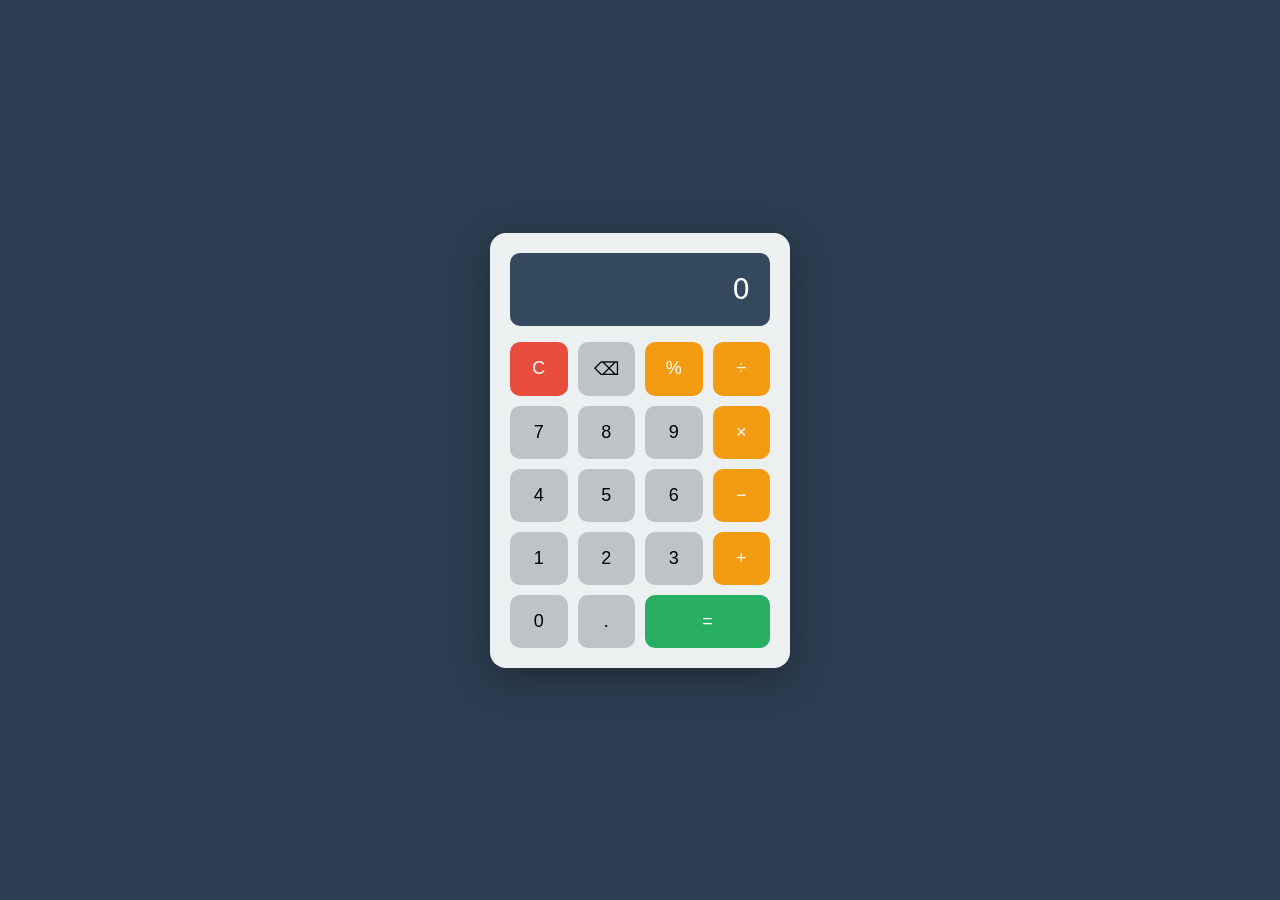
<file: app_templates/calculator.html>
<!DOCTYPE html>
<html>
<head>
<meta charset="UTF-8">
<style>
    * { margin: 0; padding: 0; box-sizing: border-box; }
    body { font-family: system-ui, sans-serif; background: #2c3e50; min-height: 100vh; display: flex; align-items: center; justify-content: center; }
    .calculator { background: #ecf0f1; border-radius: 16px; padding: 20px; width: 300px; box-shadow: 0 10px 40px rgba(0,0,0,0.3); }
    .display { background: #34495e; color: white; text-align: right; padding: 20px; border-radius: 10px; font-size: 28px; margin-bottom: 16px; min-height: 60px; overflow: hidden; word-wrap: break-word; }
    .buttons { display: grid; grid-template-columns: repeat(4, 1fr); gap: 10px; }
    button { padding: 16px; font-size: 18px; border: none; border-radius: 10px; cursor: pointer; background: #bdc3c7; transition: 0.1s; }
    button:active { transform: scale(0.95); }
    .op { background: #f39c12; color: white; }
    .eq { background: #27ae60; color: white; grid-column: span 2; }
    .clear { background: #e74c3c; color: white; }
</style>
</head>
<body>
<div class="calculator">
    <div class="display" id="display">0</div>
    <div class="buttons">
        <button class="clear" onclick="clearAll()">C</button>
        <button onclick="backspace()">⌫</button>
        <button class="op" onclick="append('%')">%</button>
        <button class="op" onclick="append('/')">÷</button>
        <button onclick="append('7')">7</button>
        <button onclick="append('8')">8</button>
        <button onclick="append('9')">9</button>
        <button class="op" onclick="append('*')">×</button>
        <button onclick="append('4')">4</button>
        <button onclick="append('5')">5</button>
        <button onclick="append('6')">6</button>
        <button class="op" onclick="append('-')">−</button>
        <button onclick="append('1')">1</button>
        <button onclick="append('2')">2</button>
        <button onclick="append('3')">3</button>
        <button class="op" onclick="append('+')">+</button>
        <button onclick="append('0')">0</button>
        <button onclick="append('.')">.</button>
        <button class="eq" onclick="calculate()">=</button>
    </div>
</div>
<script>
let expr = '';
const display = document.getElementById('display');
function append(v) {
    if (expr === '0' && /[0-9]/.test(v)) expr = '';
    expr += v;
    display.textContent = expr;
}
function clearAll() { expr = ''; display.textContent = '0'; }
function backspace() { expr = expr.slice(0, -1); display.textContent = expr || '0'; }
function calculate() {
    try {
        const result = Function('"use strict";return (' + expr.replace(/%/g, '/100') + ')')();
        expr = String(result);
        display.textContent = expr;
    } catch (e) {
        display.textContent = '错误';
        expr = '';
    }
}
</script>
</body>
</html>
</file>
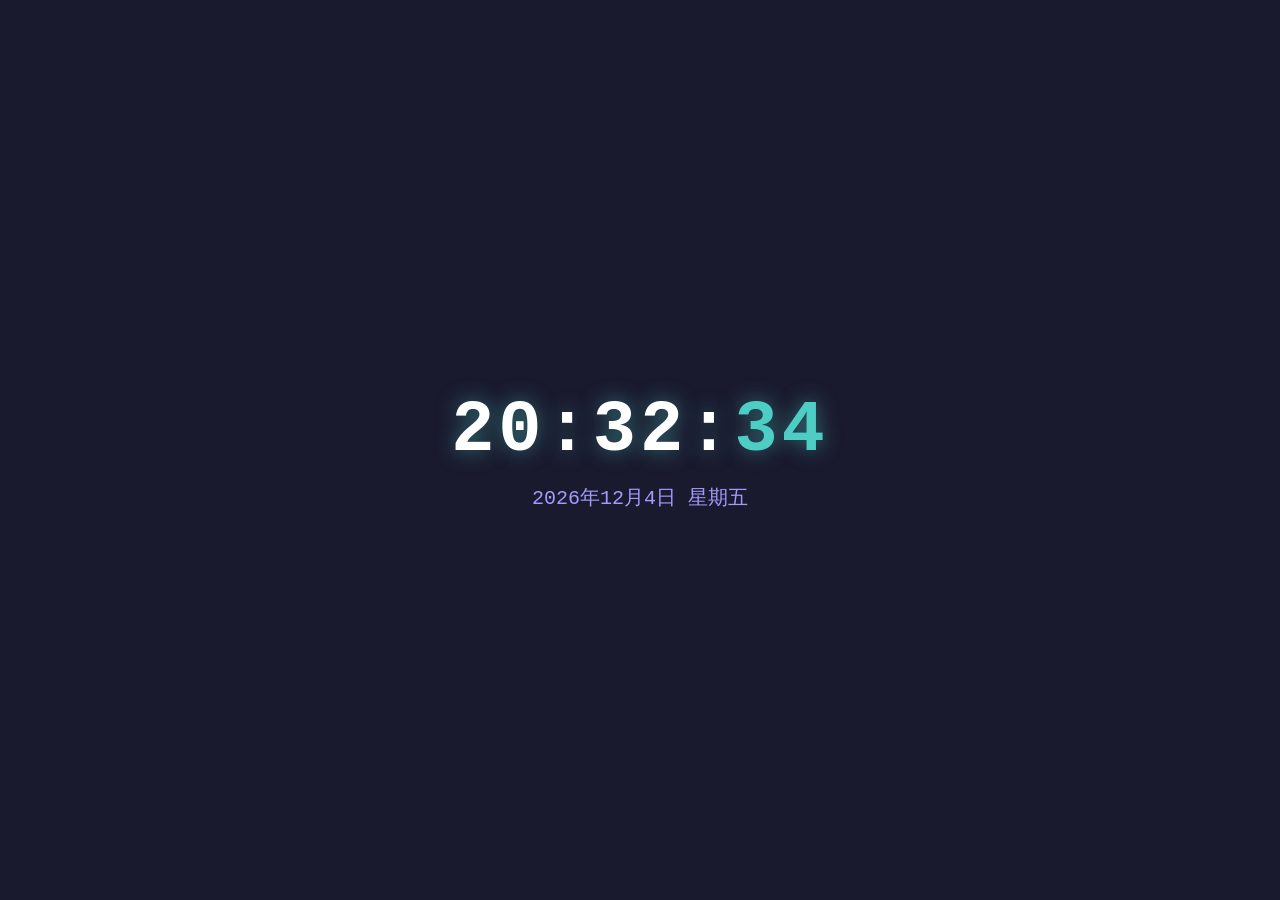
<file: app_templates/clock.html>
<!DOCTYPE html>
<html>
<head>
<meta charset="UTF-8">
<style>
    * { margin: 0; padding: 0; box-sizing: border-box; }
    body { font-family: 'Courier New', monospace; background: #1a1a2e; min-height: 100vh; display: flex; align-items: center; justify-content: center; color: white; }
    .clock-container { text-align: center; }
    .time { font-size: 72px; font-weight: bold; letter-spacing: 4px; text-shadow: 0 0 20px rgba(78, 205, 196, 0.5); }
    .date { font-size: 20px; color: #a29bfe; margin-top: 12px; }
    .second { color: #4ecdc4; }
</style>
</head>
<body>
<div class="clock-container">
    <div class="time" id="time">00:00:00</div>
    <div class="date" id="date">加载中...</div>
</div>
<script>
function updateClock() {
    const now = new Date();
    const h = String(now.getHours()).padStart(2, '0');
    const m = String(now.getMinutes()).padStart(2, '0');
    const s = String(now.getSeconds()).padStart(2, '0');
    document.getElementById('time').innerHTML = `${h}:${m}:<span class="second">${s}</span>`;
    const days = ['日', '一', '二', '三', '四', '五', '六'];
    document.getElementById('date').textContent =
        `${now.getFullYear()}年${now.getMonth() + 1}月${now.getDate()}日 星期${days[now.getDay()]}`;
}
updateClock();
setInterval(updateClock, 1000);
</script>
</body>
</html>
</file>
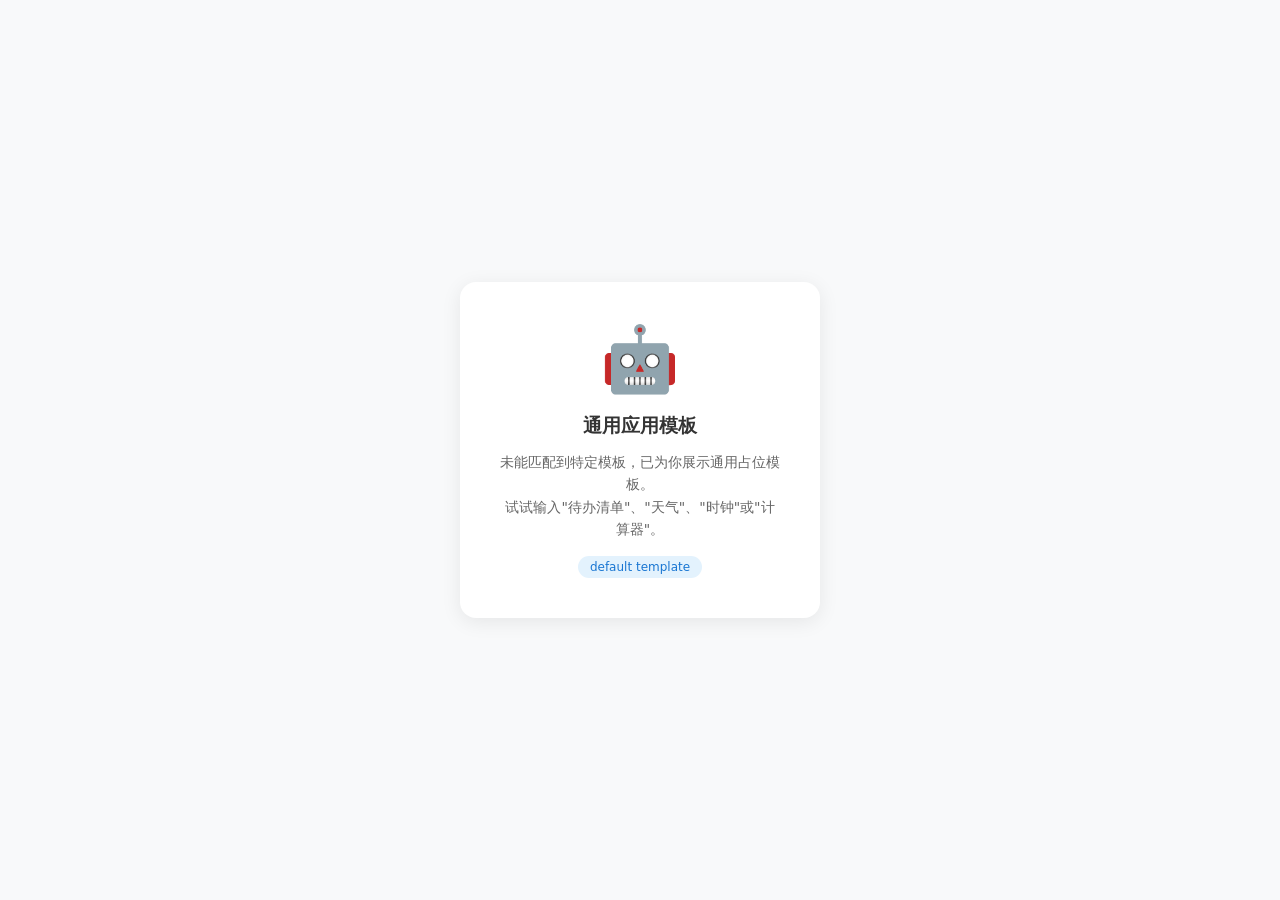
<file: app_templates/default.html>
<!DOCTYPE html>
<html>
<head>
<meta charset="UTF-8">
<style>
    * { margin: 0; padding: 0; box-sizing: border-box; }
    body { font-family: system-ui, sans-serif; background: #f8f9fa; min-height: 100vh; display: flex; align-items: center; justify-content: center; padding: 20px; }
    .card { background: white; border-radius: 16px; padding: 40px; text-align: center; box-shadow: 0 4px 20px rgba(0,0,0,0.08); max-width: 360px; }
    .icon { font-size: 64px; margin-bottom: 16px; }
    h3 { color: #333; margin-bottom: 12px; }
    p { color: #666; line-height: 1.6; font-size: 14px; }
    .tag { display: inline-block; margin-top: 16px; padding: 4px 12px; background: #e3f2fd; color: #1976d2; border-radius: 12px; font-size: 12px; }
</style>
</head>
<body>
<div class="card">
    <div class="icon">🤖</div>
    <h3>通用应用模板</h3>
    <p>未能匹配到特定模板，已为你展示通用占位模板。<br>试试输入"待办清单"、"天气"、"时钟"或"计算器"。</p>
    <span class="tag">default template</span>
</div>
</body>
</html>
</file>
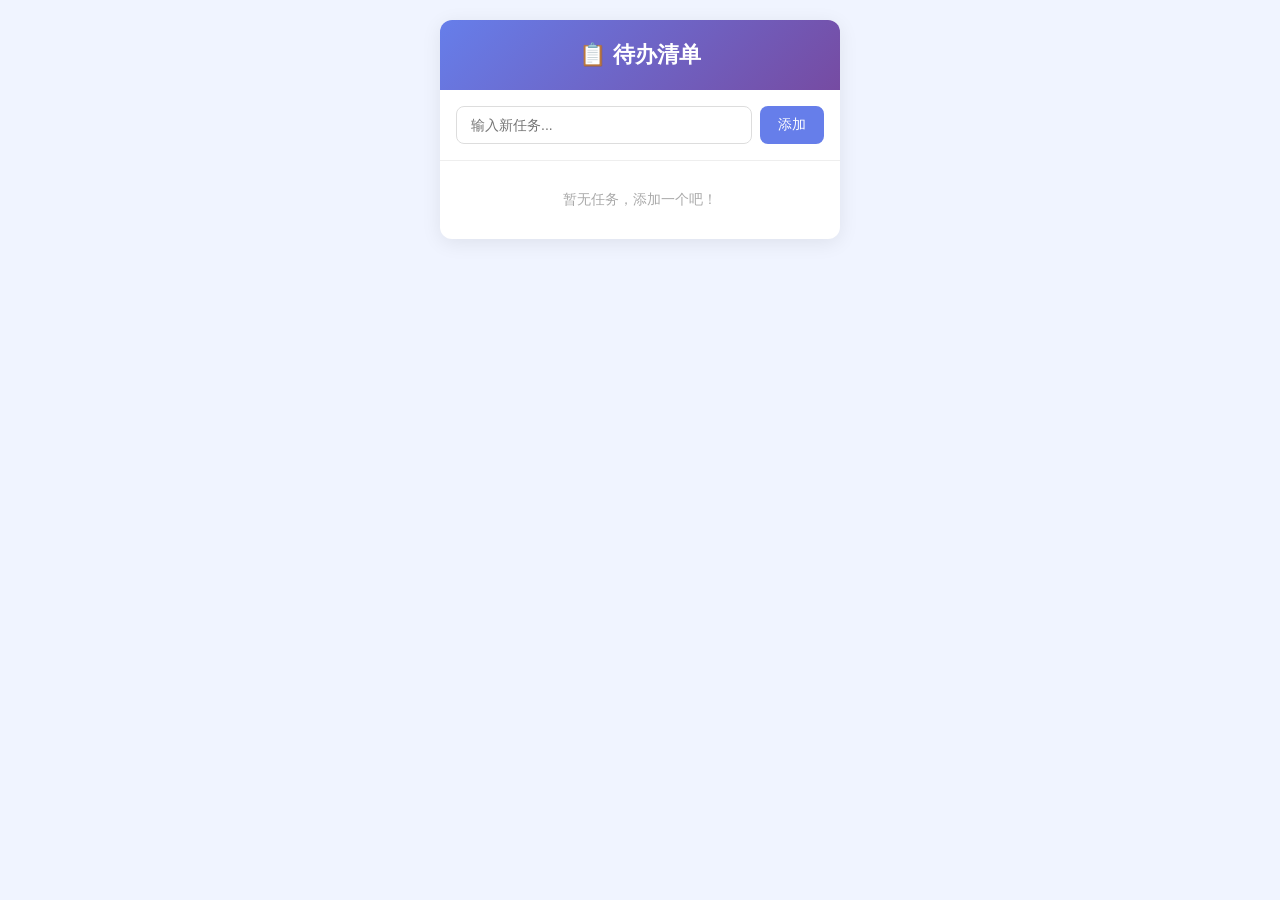
<file: app_templates/todo.html>
<!DOCTYPE html>
<html>
<head>
<meta charset="UTF-8">
<style>
    * { box-sizing: border-box; margin: 0; padding: 0; }
    body { font-family: system-ui, -apple-system, sans-serif; background: #f0f4ff; padding: 20px; }
    .container { max-width: 400px; margin: 0 auto; background: white; border-radius: 12px; box-shadow: 0 4px 20px rgba(0,0,0,0.08); overflow: hidden; }
    .header { background: linear-gradient(135deg, #667eea, #764ba2); color: white; padding: 20px; text-align: center; }
    .header h2 { font-size: 22px; }
    .input-row { display: flex; padding: 16px; gap: 8px; border-bottom: 1px solid #eee; }
    .input-row input { flex: 1; padding: 10px 14px; border: 1px solid #ddd; border-radius: 8px; font-size: 14px; }
    .input-row button { padding: 10px 18px; background: #667eea; color: white; border: none; border-radius: 8px; cursor: pointer; font-size: 14px; }
    .input-row button:hover { background: #5568d3; }
    ul { list-style: none; }
    li { display: flex; align-items: center; padding: 12px 16px; border-bottom: 1px solid #f0f0f0; gap: 10px; }
    li.done span { text-decoration: line-through; color: #aaa; }
    li input[type=checkbox] { width: 18px; height: 18px; cursor: pointer; }
    li span { flex: 1; font-size: 14px; }
    li .del { background: none; border: none; color: #ff6b6b; cursor: pointer; font-size: 18px; }
    .empty { text-align: center; color: #aaa; padding: 30px; font-size: 14px; }
</style>
</head>
<body>
<div class="container">
    <div class="header"><h2>📋 待办清单</h2></div>
    <div class="input-row">
        <input type="text" id="taskInput" placeholder="输入新任务..." />
        <button onclick="addTask()">添加</button>
    </div>
    <ul id="taskList"></ul>
</div>
<script>
let tasks = [];
function render() {
    const ul = document.getElementById('taskList');
    if (tasks.length === 0) {
        ul.innerHTML = '<div class="empty">暂无任务，添加一个吧！</div>';
        return;
    }
    ul.innerHTML = tasks.map((t, i) => `
        <li class="${t.done ? 'done' : ''}">
            <input type="checkbox" ${t.done ? 'checked' : ''} onchange="toggle(${i})">
            <span>${t.text}</span>
            <button class="del" onclick="remove(${i})">×</button>
        </li>
    `).join('');
}
function addTask() {
    const input = document.getElementById('taskInput');
    const text = input.value.trim();
    if (!text) return;
    tasks.push({ text, done: false });
    input.value = '';
    render();
}
function toggle(i) { tasks[i].done = !tasks[i].done; render(); }
function remove(i) { tasks.splice(i, 1); render(); }
document.getElementById('taskInput').addEventListener('keydown', e => {
    if (e.key === 'Enter') addTask();
});
render();
</script>
</body>
</html>
</file>
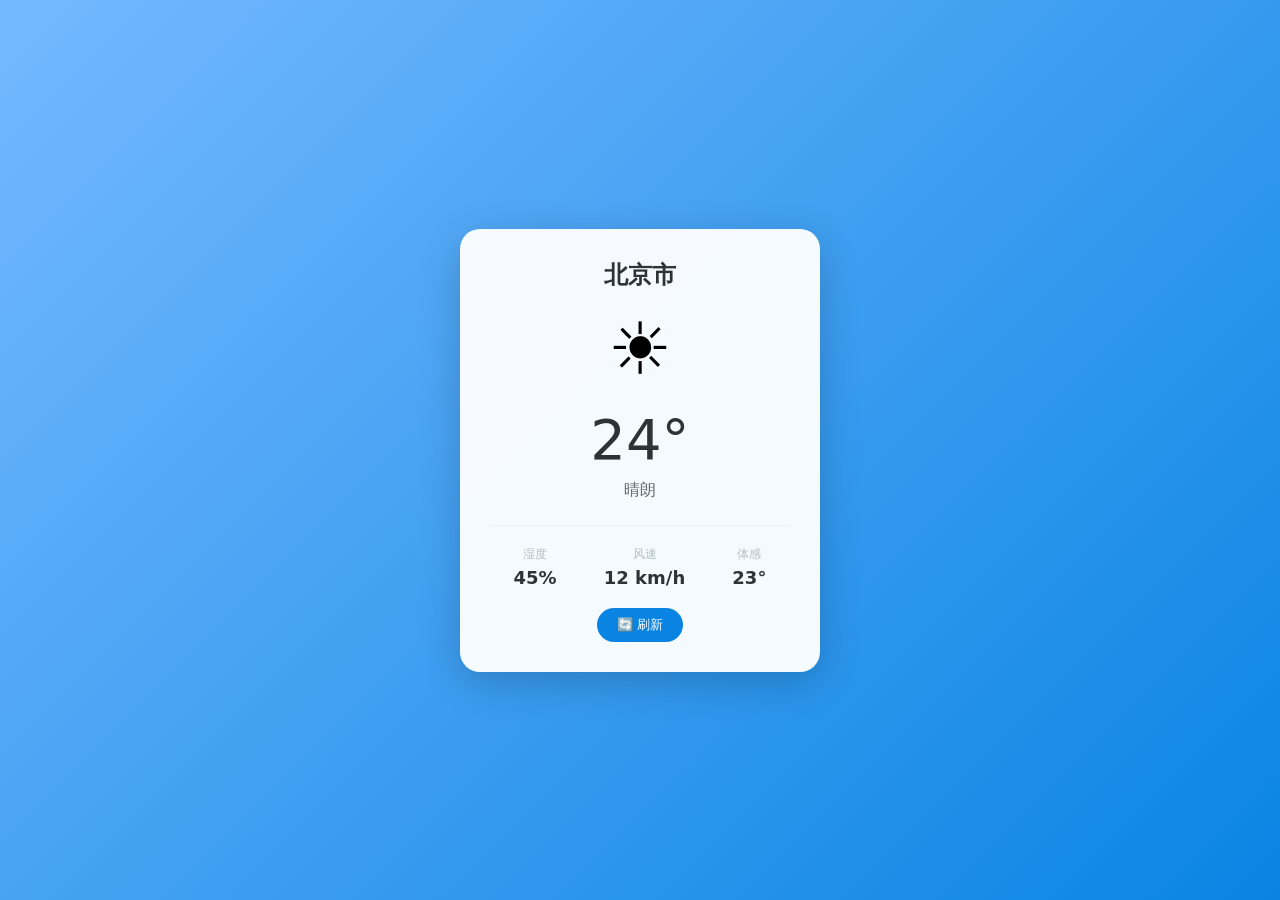
<file: app_templates/weather.html>
<!DOCTYPE html>
<html>
<head>
<meta charset="UTF-8">
<style>
    * { box-sizing: border-box; margin: 0; padding: 0; }
    body { font-family: system-ui, sans-serif; background: linear-gradient(135deg, #74b9ff, #0984e3); min-height: 100vh; display: flex; align-items: center; justify-content: center; padding: 20px; }
    .card { background: rgba(255,255,255,0.95); border-radius: 20px; padding: 30px; width: 100%; max-width: 360px; box-shadow: 0 10px 40px rgba(0,0,0,0.2); }
    .city { font-size: 24px; font-weight: 600; color: #2d3436; text-align: center; }
    .weather-icon { text-align: center; font-size: 72px; margin: 16px 0; }
    .temp { text-align: center; font-size: 56px; font-weight: 300; color: #2d3436; }
    .desc { text-align: center; color: #636e72; margin-top: 8px; font-size: 16px; }
    .details { display: flex; justify-content: space-around; margin-top: 24px; padding-top: 20px; border-top: 1px solid #eee; }
    .detail-item { text-align: center; }
    .detail-item .label { font-size: 12px; color: #b2bec3; }
    .detail-item .value { font-size: 18px; font-weight: 600; color: #2d3436; margin-top: 4px; }
    .refresh { display: block; margin: 20px auto 0; padding: 8px 20px; background: #0984e3; color: white; border: none; border-radius: 20px; cursor: pointer; }
</style>
</head>
<body>
<div class="card">
    <div class="city">北京市</div>
    <div class="weather-icon" id="icon">☀️</div>
    <div class="temp" id="temp">24°</div>
    <div class="desc" id="desc">晴朗</div>
    <div class="details">
        <div class="detail-item"><div class="label">湿度</div><div class="value" id="humidity">45%</div></div>
        <div class="detail-item"><div class="label">风速</div><div class="value" id="wind">12 km/h</div></div>
        <div class="detail-item"><div class="label">体感</div><div class="value" id="feels">23°</div></div>
    </div>
    <button class="refresh" onclick="refresh()">🔄 刷新</button>
</div>
<script>
const weathers = [
    { icon: '☀️', desc: '晴朗', temp: 24, humidity: 45, wind: 12, feels: 23 },
    { icon: '⛅', desc: '多云', temp: 21, humidity: 55, wind: 18, feels: 20 },
    { icon: '🌧️', desc: '小雨', temp: 18, humidity: 80, wind: 22, feels: 16 },
    { icon: '⛈️', desc: '雷阵雨', temp: 19, humidity: 85, wind: 30, feels: 17 },
    { icon: '❄️', desc: '小雪', temp: -2, humidity: 70, wind: 15, feels: -5 },
];
function refresh() {
    const w = weathers[Math.floor(Math.random() * weathers.length)];
    document.getElementById('icon').textContent = w.icon;
    document.getElementById('temp').textContent = w.temp + '°';
    document.getElementById('desc').textContent = w.desc;
    document.getElementById('humidity').textContent = w.humidity + '%';
    document.getElementById('wind').textContent = w.wind + ' km/h';
    document.getElementById('feels').textContent = w.feels + '°';
}
</script>
</body>
</html>
</file>
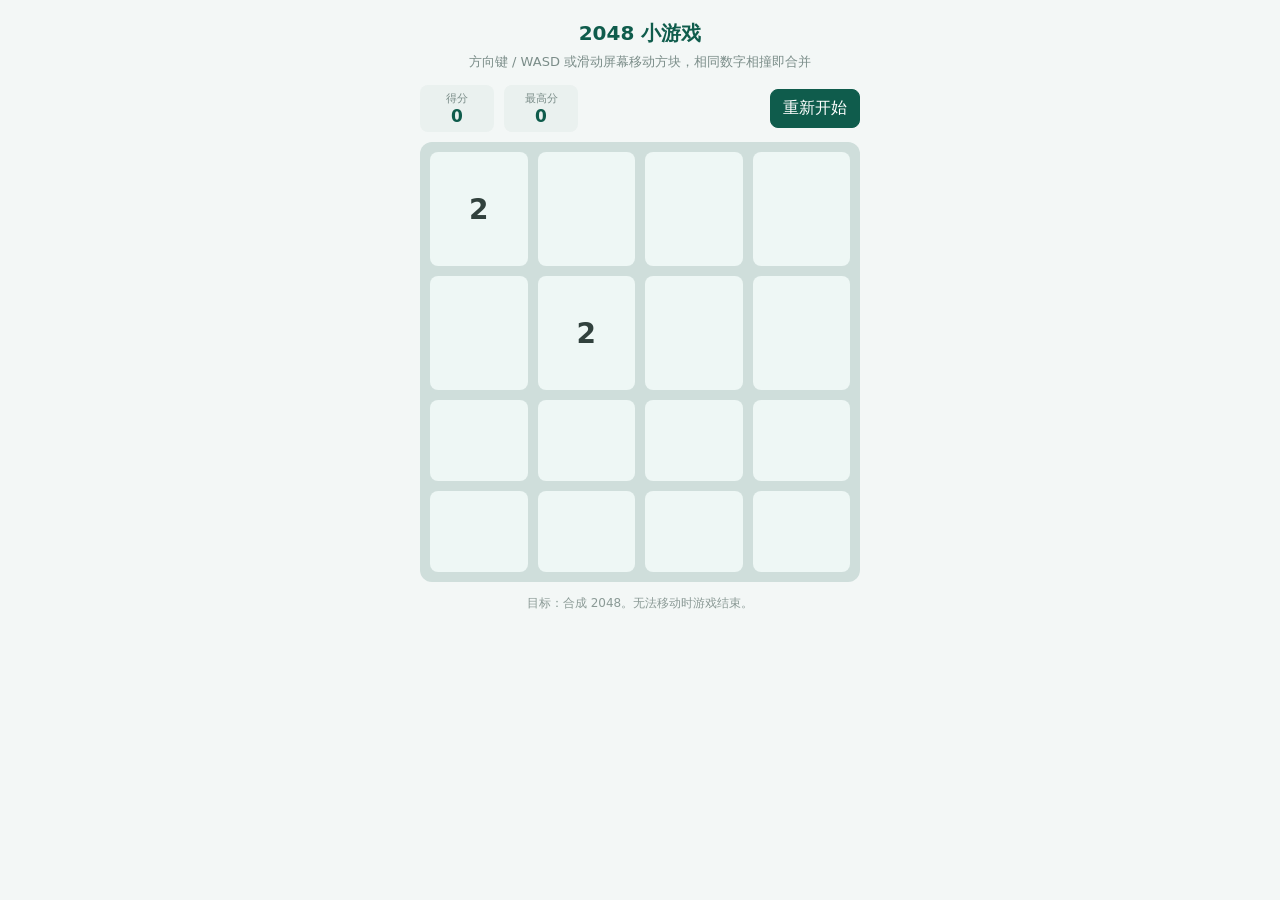
<file: app/frontend/src/templates/game2048.html>
<!DOCTYPE html>
<html lang="zh-CN">
<head>
<meta charset="UTF-8">
<meta name="viewport" content="width=device-width, initial-scale=1">
<title>2048 小游戏</title>
<style>
  *{box-sizing:border-box;margin:0;padding:0}
  body{font-family:system-ui,-apple-system,"Segoe UI",sans-serif;background:#f3f7f6;color:#31413d;min-height:100vh;display:flex;justify-content:center;padding:20px}
  .app{width:100%;max-width:440px;display:flex;flex-direction:column;align-items:center}
  h1{font-size:20px;font-weight:700;color:#0f5c4c}
  .sub{font-size:13px;color:#7b8d89;margin-top:6px;text-align:center}
  .top{display:flex;gap:10px;align-items:center;justify-content:space-between;width:100%;margin:14px 0 10px;flex-wrap:wrap}
  .scores{display:flex;gap:10px}
  .box{background:#eaf1ef;border-radius:8px;padding:6px 14px;text-align:center;min-width:74px}
  .box span{display:block;font-size:11px;color:#7b8d89}
  .box b{font-size:17px;color:#0f5c4c;font-variant-numeric:tabular-nums}
  button{font:inherit;border-radius:8px;border:1px solid #cfdedb;background:#fff;padding:8px 12px;cursor:pointer;color:#31413d}
  .primary{background:#0f5c4c;color:#fff;border-color:#0f5c4c}
  .primary:hover{background:#0c4a3d}
  .board{position:relative;display:grid;grid-template-columns:repeat(4,1fr);gap:10px;background:#cfdedb;border-radius:12px;padding:10px;width:100%;aspect-ratio:1;touch-action:none}
  .tile{display:flex;align-items:center;justify-content:center;border-radius:8px;font-weight:700;font-size:clamp(16px,5.5vw,28px);background:#eef7f5;color:#31413d;transition:transform .12s ease}
  .t2{background:#eef7f5}.t4{background:#dceee8}.t8{background:#a8d8c9;color:#0c3b31}
  .t16{background:#6fc0a8;color:#fff}.t32{background:#3f9e83;color:#fff}.t64{background:#0f5c4c;color:#fff}
  .t128{background:#0c4a3d;color:#fff}.t256{background:#0a3d32;color:#fff}.t512{background:#08322a;color:#fff}
  .t1024{background:#062821;color:#fff}.t2048{background:#04201a;color:#fff}
  .overlay{position:absolute;inset:0;display:flex;flex-direction:column;align-items:center;justify-content:center;gap:10px;background:rgba(243,247,246,.93);border-radius:12px;text-align:center;padding:20px}
  .overlay.hide{display:none}
  .overlay h2{font-size:18px;color:#0f5c4c}
  .overlay p{font-size:13px;color:#6b7d79;line-height:1.6}
  .help{margin-top:12px;font-size:12px;color:#8b9a96;text-align:center;line-height:1.6}
</style>
</head>
<body>
<div class="app">
  <h1>2048 小游戏</h1>
  <p class="sub">方向键 / WASD 或滑动屏幕移动方块，相同数字相撞即合并</p>

  <div class="top">
    <div class="scores">
      <div class="box"><span>得分</span><b id="score">0</b></div>
      <div class="box"><span>最高分</span><b id="best">0</b></div>
    </div>
    <button class="primary" id="new">重新开始</button>
  </div>

  <div class="board" id="board">
    <div class="overlay hide" id="overlay">
      <h2 id="ovTitle"></h2>
      <p id="ovText"></p>
      <button class="primary" id="ovBtn">再来一局</button>
    </div>
  </div>

  <p class="help">目标：合成 2048。无法移动时游戏结束。</p>
</div>

<script>
(function(){
  var SIZE=4;
  var grid,score=0,best=0,over=false,won=false;

  function emptyGrid(){
    var g=[];for(var r=0;r<SIZE;r++)g.push(new Array(SIZE).fill(0));
    return g;
  }

  function emptyCells(){
    var list=[];
    for(var r=0;r<SIZE;r++)for(var c=0;c<SIZE;c++)if(!grid[r][c])list.push({r:r,c:c});
    return list;
  }

  function addTile(){
    var cells=emptyCells();
    if(!cells.length)return;
    var pick=cells[Math.floor(Math.random()*cells.length)];
    grid[pick.r][pick.c]=Math.random()<0.9?2:4;
  }

  function render(){
    var board=document.getElementById('board');
    board.innerHTML='';
    for(var r=0;r<SIZE;r++){
      for(var c=0;c<SIZE;c++){
        var v=grid[r][c];
        var d=document.createElement('div');
        d.className='tile'+(v?' t'+v:'');
        d.textContent=v?v:'';
        board.appendChild(d);
      }
    }
    board.appendChild(document.getElementById('overlay'));
    document.getElementById('score').textContent=score;
    document.getElementById('best').textContent=best;
  }

  function slideRow(row){
    var vals=row.filter(function(v){return v!==0});
    var out=[],gained=0;
    for(var i=0;i<vals.length;i++){
      if(i+1<vals.length&&vals[i]===vals[i+1]){
        var merged=vals[i]*2;
        out.push(merged);
        gained+=merged;
        if(merged===2048&&!won){won=true}
        i++;
      } else {
        out.push(vals[i]);
      }
    }
    while(out.length<SIZE)out.push(0);
    return {row:out,gained:gained};
  }

  function move(dir){
    if(over)return;
    var before=JSON.stringify(grid);
    var gained=0;
    var r,c;
    for(var i=0;i<SIZE;i++){
      var line=[];
      for(var j=0;j<SIZE;j++){
        if(dir==='left'){r=i;c=j}
        else if(dir==='right'){r=i;c=SIZE-1-j}
        else if(dir==='up'){r=j;c=i}
        else {r=SIZE-1-j;c=i}
        line.push(grid[r][c]);
      }
      var res=slideRow(line);
      gained+=res.gained;
      for(var k=0;k<SIZE;k++){
        var rr,cc;
        if(dir==='left'){rr=i;cc=k}
        else if(dir==='right'){rr=i;cc=SIZE-1-k}
        else if(dir==='up'){rr=k;cc=i}
        else {rr=SIZE-1-k;cc=i}
        grid[rr][cc]=res.row[k];
      }
    }
    if(JSON.stringify(grid)===before)return;
    score+=gained;
    if(score>best)best=score;
    addTile();
    render();
    if(won&&!over){over=true;showOverlay('达成 2048！','你用 '+score+' 分合成了 2048，还能继续挑战更高分。','再来一局');return}
    if(!canMove()){over=true;showOverlay('游戏结束','没有可移动的方向了，最终得分 '+score+'。','再来一局')}
  }

  function canMove(){
    if(emptyCells().length)return true;
    for(var r=0;r<SIZE;r++)for(var c=0;c<SIZE;c++){
      var v=grid[r][c];
      if(c+1<SIZE&&grid[r][c+1]===v)return true;
      if(r+1<SIZE&&grid[r+1][c]===v)return true;
    }
    return false;
  }

  function showOverlay(title,text,btn){
    document.getElementById('ovTitle').textContent=title;
    document.getElementById('ovText').textContent=text;
    document.getElementById('ovBtn').textContent=btn;
    document.getElementById('overlay').classList.remove('hide');
    render();
  }

  function newGame(){
    grid=emptyGrid();score=0;over=false;won=false;
    addTile();addTile();
    document.getElementById('overlay').classList.add('hide');
    render();
  }

  document.addEventListener('keydown',function(e){
    var k=e.key.toLowerCase();
    if(k==='arrowleft'||k==='a'){move('left');e.preventDefault()}
    else if(k==='arrowright'||k==='d'){move('right');e.preventDefault()}
    else if(k==='arrowup'||k==='w'){move('up');e.preventDefault()}
    else if(k==='arrowdown'||k==='s'){move('down');e.preventDefault()}
  });

  var sx=0,sy=0,swiped=false;
  var board=document.getElementById('board');
  board.addEventListener('touchstart',function(e){
    var t=e.changedTouches[0];sx=t.clientX;sy=t.clientY;swiped=false;
  },{passive:true});
  board.addEventListener('touchmove',function(e){
    if(swiped)return;
    var t=e.changedTouches[0];
    var dx=t.clientX-sx,dy=t.clientY-sy;
    if(Math.abs(dx)<28&&Math.abs(dy)<28)return;
    swiped=true;
    if(Math.abs(dx)>Math.abs(dy))move(dx>0?'right':'left');
    else move(dy>0?'down':'up');
  },{passive:true});

  document.getElementById('new').addEventListener('click',newGame);
  document.getElementById('ovBtn').addEventListener('click',newGame);
  newGame();
})();
</script>
</body>
</html>
</file>
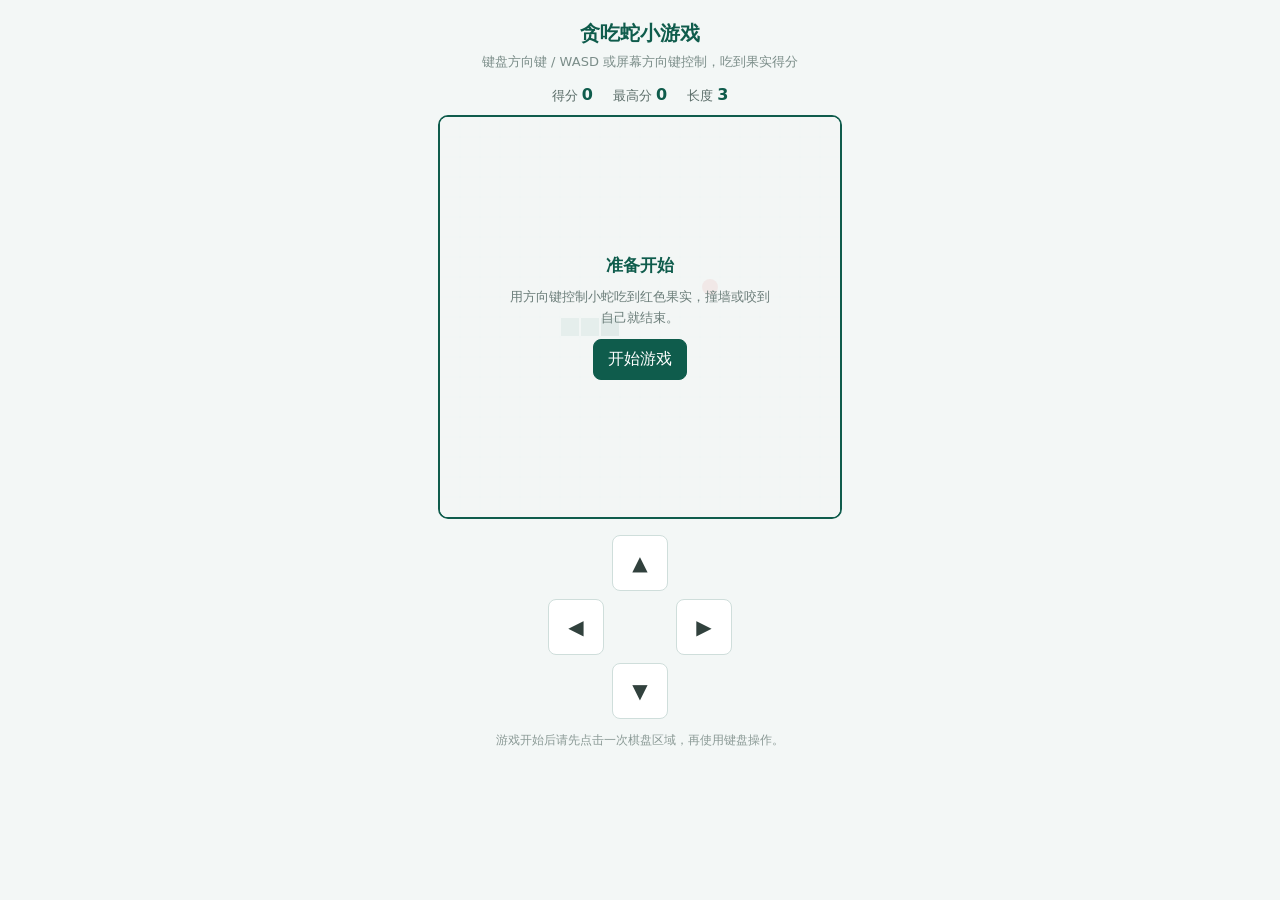
<file: app/frontend/src/templates/snake.html>
<!DOCTYPE html>
<html lang="zh-CN">
<head>
<meta charset="UTF-8">
<meta name="viewport" content="width=device-width, initial-scale=1">
<title>贪吃蛇小游戏</title>
<style>
  *{box-sizing:border-box;margin:0;padding:0}
  body{font-family:system-ui,-apple-system,"Segoe UI",sans-serif;background:#f3f7f6;color:#31413d;min-height:100vh;display:flex;justify-content:center;padding:20px}
  .app{width:100%;max-width:460px;display:flex;flex-direction:column;align-items:center}
  h1{font-size:20px;font-weight:700;color:#0f5c4c}
  .sub{font-size:13px;color:#7b8d89;margin-top:6px;text-align:center}
  .stats{display:flex;gap:20px;margin:14px 0 10px;font-size:13px;color:#5b6d69}
  .stats b{color:#0f5c4c;font-variant-numeric:tabular-nums;font-size:16px}
  .wrap{position:relative;border:2px solid #0f5c4c;border-radius:10px;overflow:hidden;background:#eef7f5}
  canvas{display:block;touch-action:none}
  .overlay{position:absolute;inset:0;display:flex;flex-direction:column;align-items:center;justify-content:center;gap:10px;background:rgba(243,247,246,.92);text-align:center;padding:20px}
  .overlay h2{font-size:17px;color:#0f5c4c}
  .overlay p{font-size:13px;color:#6b7d79;line-height:1.6;max-width:260px}
  .overlay.hide{display:none}
  button{font:inherit;border-radius:8px;border:1px solid #cfdedb;background:#fff;padding:9px 14px;cursor:pointer;color:#31413d}
  .primary{background:#0f5c4c;color:#fff;border-color:#0f5c4c}
  .primary:hover{background:#0c4a3d}
  .dpad{display:grid;grid-template-columns:repeat(3,56px);grid-template-rows:repeat(3,56px);gap:8px;margin-top:16px;justify-content:center}
  .dpad button{font-size:20px;padding:0;display:flex;align-items:center;justify-content:center}
  .dpad .sp{visibility:hidden}
  .help{margin-top:12px;font-size:12px;color:#8b9a96;text-align:center;line-height:1.6}
</style>
</head>
<body>
<div class="app">
  <h1>贪吃蛇小游戏</h1>
  <p class="sub">键盘方向键 / WASD 或屏幕方向键控制，吃到果实得分</p>

  <div class="stats">
    <span>得分 <b id="score">0</b></span>
    <span>最高分 <b id="best">0</b></span>
    <span>长度 <b id="len">3</b></span>
  </div>

  <div class="wrap">
    <canvas id="cv" width="400" height="400"></canvas>
    <div class="overlay" id="overlay">
      <h2 id="ovTitle">准备开始</h2>
      <p id="ovText">用方向键控制小蛇吃到红色果实，撞墙或咬到自己就结束。</p>
      <button class="primary" id="ovBtn">开始游戏</button>
    </div>
  </div>

  <div class="dpad">
    <span class="sp"></span><button data-dir="up">▲</button><span class="sp"></span>
    <button data-dir="left">◀</button><span class="sp"></span><button data-dir="right">▶</button>
    <span class="sp"></span><button data-dir="down">▼</button><span class="sp"></span>
  </div>

  <p class="help">游戏开始后请先点击一次棋盘区域，再使用键盘操作。</p>
</div>

<script>
(function(){
  var GRID=20,CELL=20;
  var canvas=document.getElementById('cv');
  var ctx=canvas.getContext('2d');
  var snake,dir,nextDir,food,score,best=0,alive,running,timer;

  function reset(){
    snake=[{x:8,y:10},{x:7,y:10},{x:6,y:10}];
    dir={x:1,y:0};nextDir={x:1,y:0};
    score=0;alive=true;
    placeFood();
    updateStats();
  }

  function placeFood(){
    var free=[];
    for(var x=0;x<GRID;x++)for(var y=0;y<GRID;y++){
      var hit=false;
      for(var i=0;i<snake.length;i++)if(snake[i].x===x&&snake[i].y===y){hit=true;break}
      if(!hit)free.push({x:x,y:y});
    }
    food=free.length?free[Math.floor(Math.random()*free.length)]:{x:0,y:0};
  }

  function updateStats(){
    document.getElementById('score').textContent=score;
    document.getElementById('best').textContent=best;
    document.getElementById('len').textContent=snake.length;
  }

  function draw(){
    ctx.fillStyle='#eef7f5';
    ctx.fillRect(0,0,canvas.width,canvas.height);
    ctx.strokeStyle='rgba(15,92,76,.07)';
    for(var i=1;i<GRID;i++){
      ctx.beginPath();ctx.moveTo(i*CELL,0);ctx.lineTo(i*CELL,canvas.height);ctx.stroke();
      ctx.beginPath();ctx.moveTo(0,i*CELL);ctx.lineTo(canvas.width,i*CELL);ctx.stroke();
    }
    ctx.fillStyle='#d64545';
    ctx.beginPath();
    ctx.arc(food.x*CELL+CELL/2,food.y*CELL+CELL/2,CELL/2-2,0,Math.PI*2);
    ctx.fill();
    for(var k=0;k<snake.length;k++){
      var s=snake[k];
      ctx.fillStyle=k===0?'#0f5c4c':'#3f8f7c';
      ctx.fillRect(s.x*CELL+1,s.y*CELL+1,CELL-2,CELL-2);
    }
  }

  function step(){
    dir=nextDir;
    var head={x:snake[0].x+dir.x,y:snake[0].y+dir.y};
    if(head.x<0||head.y<0||head.x>=GRID||head.y>=GRID){gameOver('撞到墙了');return}
    for(var i=0;i<snake.length-1;i++)if(snake[i].x===head.x&&snake[i].y===head.y){gameOver('咬到自己了');return}
    snake.unshift(head);
    if(head.x===food.x&&head.y===food.y){
      score+=10;
      if(score>best)best=score;
      placeFood();
    } else {
      snake.pop();
    }
    updateStats();
    draw();
  }

  function gameOver(reason){
    alive=false;running=false;
    if(timer)clearInterval(timer);
    showOverlay('游戏结束','很可惜，'+reason+'。得分 '+score+'，长度 '+snake.length+'。','再来一局');
    draw();
  }

  function showOverlay(title,text,btn){
    document.getElementById('ovTitle').textContent=title;
    document.getElementById('ovText').textContent=text;
    document.getElementById('ovBtn').textContent=btn;
    document.getElementById('overlay').classList.remove('hide');
  }

  function hideOverlay(){document.getElementById('overlay').classList.add('hide')}

  function start(){
    reset();hideOverlay();
    running=true;
    draw();
    if(timer)clearInterval(timer);
    timer=setInterval(step,120);
  }

  function turn(d){
    var map={up:{x:0,y:-1},down:{x:0,y:1},left:{x:-1,y:0},right:{x:1,y:0}};
    var nd=map[d];
    if(!nd)return;
    if(nd.x===-dir.x&&nd.y===-dir.y)return;
    nextDir=nd;
  }

  document.addEventListener('keydown',function(e){
    var k=e.key.toLowerCase();
    if(k==='arrowup'||k==='w'){turn('up');e.preventDefault()}
    else if(k==='arrowdown'||k==='s'){turn('down');e.preventDefault()}
    else if(k==='arrowleft'||k==='a'){turn('left');e.preventDefault()}
    else if(k==='arrowright'||k==='d'){turn('right');e.preventDefault()}
    else if(k===' '&&!running){start();e.preventDefault()}
  });

  document.querySelector('.dpad').addEventListener('click',function(e){
    var btn=e.target.closest('button[data-dir]');
    if(btn)turn(btn.dataset.dir);
  });

  var startX=0,startY=0;
  canvas.addEventListener('touchstart',function(e){
    var t=e.changedTouches[0];startX=t.clientX;startY=t.clientY;
  },{passive:true});
  canvas.addEventListener('touchend',function(e){
    var t=e.changedTouches[0];
    var dx=t.clientX-startX,dy=t.clientY-startY;
    if(Math.abs(dx)<20&&Math.abs(dy)<20)return;
    if(Math.abs(dx)>Math.abs(dy))turn(dx>0?'right':'left');
    else turn(dy>0?'down':'up');
  },{passive:true});

  document.getElementById('ovBtn').addEventListener('click',start);
  reset();draw();
})();
</script>
</body>
</html>
</file>
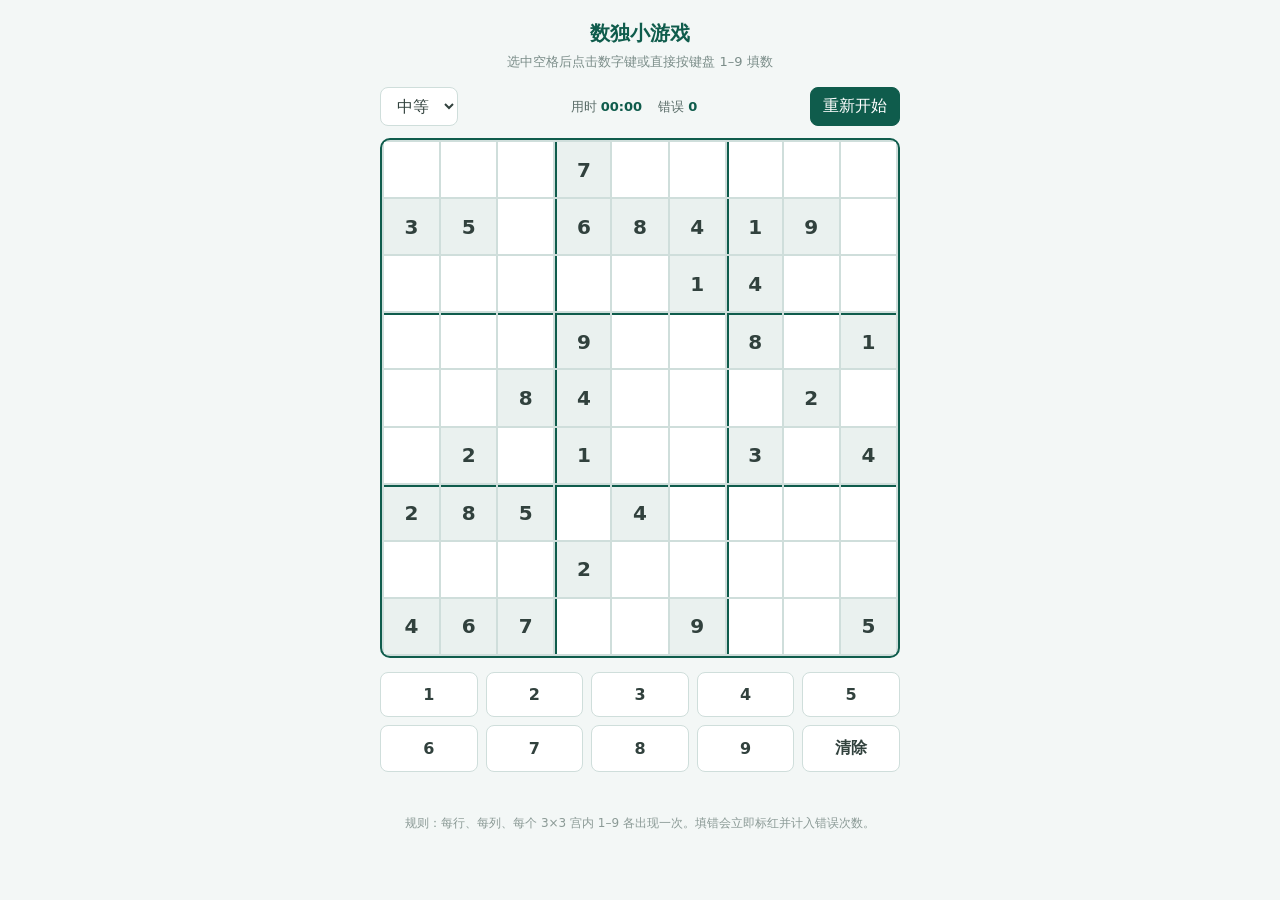
<file: app/frontend/src/templates/sudoku.html>
<!DOCTYPE html>
<html lang="zh-CN">
<head>
<meta charset="UTF-8">
<meta name="viewport" content="width=device-width, initial-scale=1">
<title>数独小游戏</title>
<style>
  *{box-sizing:border-box;margin:0;padding:0}
  body{font-family:system-ui,-apple-system,"Segoe UI",sans-serif;background:#f3f7f6;color:#31413d;min-height:100vh;display:flex;justify-content:center;padding:20px}
  .app{width:100%;max-width:520px}
  h1{font-size:20px;font-weight:700;color:#0f5c4c;text-align:center}
  .sub{font-size:13px;color:#7b8d89;text-align:center;margin-top:6px}
  .bar{display:flex;gap:8px;align-items:center;justify-content:space-between;margin:16px 0 12px;flex-wrap:wrap}
  select,button{font:inherit;border-radius:8px;border:1px solid #cfdedb;background:#fff;padding:8px 12px;cursor:pointer;color:#31413d}
  button:hover{border-color:#0f5c4c;color:#0f5c4c}
  .primary{background:#0f5c4c;color:#fff;border-color:#0f5c4c}
  .primary:hover{background:#0c4a3d;color:#fff}
  .stats{display:flex;gap:16px;font-size:13px;color:#5b6d69}
  .stats b{color:#0f5c4c;font-variant-numeric:tabular-nums}
  .board{display:grid;grid-template-columns:repeat(9,1fr);gap:2px;background:#cfdedb;border:2px solid #0f5c4c;border-radius:10px;padding:2px;overflow:hidden}
  .cell{aspect-ratio:1;display:flex;align-items:center;justify-content:center;background:#fff;font-size:clamp(14px,4.2vw,20px);font-weight:600;cursor:pointer;user-select:none;transition:background .15s ease}
  .cell.bt{border-top:2px solid #0f5c4c}
  .cell.bl{border-left:2px solid #0f5c4c}
  .cell.given{background:#eaf1ef;color:#31413d;cursor:default}
  .cell.sel{background:#cfe8e2}
  .cell.peer{background:#eef7f5}
  .cell.err{color:#c0392b;background:#fdeceb}
  .pad{display:grid;grid-template-columns:repeat(5,1fr);gap:8px;margin-top:14px}
  .pad button{padding:12px 0;font-weight:600}
  .msg{margin-top:12px;min-height:20px;text-align:center;font-size:14px;font-weight:600}
  .msg.ok{color:#0f5c4c}.msg.bad{color:#c0392b}
  .help{margin-top:10px;font-size:12px;color:#8b9a96;text-align:center;line-height:1.6}
</style>
</head>
<body>
<div class="app">
  <h1>数独小游戏</h1>
  <p class="sub">选中空格后点击数字键或直接按键盘 1–9 填数</p>

  <div class="bar">
    <select id="level">
      <option value="easy">简单</option>
      <option value="medium" selected>中等</option>
      <option value="hard">困难</option>
    </select>
    <div class="stats">
      <span>用时 <b id="timer">00:00</b></span>
      <span>错误 <b id="mistakes">0</b></span>
    </div>
    <button id="new" class="primary">重新开始</button>
  </div>

  <div class="board" id="board"></div>

  <div class="pad" id="pad">
    <button data-n="1">1</button><button data-n="2">2</button><button data-n="3">3</button>
    <button data-n="4">4</button><button data-n="5">5</button>
    <button data-n="6">6</button><button data-n="7">7</button><button data-n="8">8</button>
    <button data-n="9">9</button><button data-n="0">清除</button>
  </div>

  <div class="msg" id="msg"></div>
  <p class="help">规则：每行、每列、每个 3×3 宫内 1–9 各出现一次。填错会立即标红并计入错误次数。</p>
</div>

<script>
(function(){
  var LEVELS={easy:38,medium:30,hard:24};
  var solution=[],puzzle=[],current=[],given=[];
  var selected=null,mistakes=0,seconds=0,timerId=null,done=false;

  function shuffle(a){for(var i=a.length-1;i>0;i--){var j=Math.floor(Math.random()*(i+1));var t=a[i];a[i]=a[j];a[j]=t}return a}

  function canPlace(b,r,c,v){
    for(var i=0;i<9;i++){if(b[r][i]===v||b[i][c]===v)return false}
    var br=Math.floor(r/3)*3,bc=Math.floor(c/3)*3;
    for(var x=0;x<3;x++)for(var y=0;y<3;y++)if(b[br+x][bc+y]===v)return false;
    return true;
  }

  function fill(b,pos){
    if(pos===81)return true;
    var r=Math.floor(pos/9),c=pos%9;
    var nums=shuffle([1,2,3,4,5,6,7,8,9]);
    for(var i=0;i<nums.length;i++){
      if(canPlace(b,r,c,nums[i])){
        b[r][c]=nums[i];
        if(fill(b,pos+1))return true;
        b[r][c]=0;
      }
    }
    return false;
  }

  function generate(level){
    var b=[];for(var r=0;r<9;r++){b.push(new Array(9).fill(0))}
    fill(b,0);
    solution=b.map(function(row){return row.slice()});
    var keep=LEVELS[level]||30;
    var cells=[];for(var i=0;i<81;i++)cells.push(i);
    shuffle(cells);
    var p=b.map(function(row){return row.slice()});
    for(var k=0;k<81-keep;k++){var idx=cells[k];p[Math.floor(idx/9)][idx%9]=0}
    return p;
  }

  function sameRowColBox(a,b){return a.r===b.r||a.c===b.c||(Math.floor(a.r/3)===Math.floor(b.r/3)&&Math.floor(a.c/3)===Math.floor(b.c/3))}

  function render(){
    var board=document.getElementById('board');
    board.innerHTML='';
    var sel=selected?{r:selected.r,c:selected.c}:null;
    for(var r=0;r<9;r++){
      for(var c=0;c<9;c++){
        var d=document.createElement('div');
        var v=current[r][c];
        var cls='cell';
        if(r%3===0&&r!==0)cls+=' bt';
        if(c%3===0&&c!==0)cls+=' bl';
        if(given[r][c])cls+=' given';
        if(sel&&sel.r===r&&sel.c===c)cls+=' sel';
        else if(sel&&sameRowColBox({r:r,c:c},sel))cls+=' peer';
        if(v&&!given[r][c]&&v!==solution[r][c])cls+=' err';
        d.className=cls;
        d.textContent=v?v:'';
        d.dataset.r=r;d.dataset.c=c;
        board.appendChild(d);
      }
    }
  }

  function setMsg(text,type){
    var el=document.getElementById('msg');
    el.textContent=text||'';
    el.className='msg'+(type?' '+type:'');
  }

  function startTimer(){
    if(timerId)clearInterval(timerId);
    timerId=setInterval(function(){
      if(done)return;
      seconds++;
      var m=String(Math.floor(seconds/60)).padStart(2,'0');
      var s=String(seconds%60).padStart(2,'0');
      document.getElementById('timer').textContent=m+':'+s;
    },1000);
  }

  function checkWin(){
    for(var r=0;r<9;r++)for(var c=0;c<9;c++)if(current[r][c]!==solution[r][c])return false;
    return true;
  }

  function place(n){
    if(done||!selected)return;
    var r=selected.r,c=selected.c;
    if(given[r][c])return;
    if(n===0){current[r][c]=0;setMsg('');render();return}
    current[r][c]=n;
    if(n!==solution[r][c]){
      mistakes++;
      document.getElementById('mistakes').textContent=mistakes;
      setMsg('这个数字不符合数独规则，再想想','bad');
    } else {
      setMsg('');
      if(checkWin()){
        done=true;
        setMsg('恭喜完成！用时 '+document.getElementById('timer').textContent+'，错误 '+mistakes+' 次','ok');
      }
    }
    render();
  }

  function newGame(){
    var level=document.getElementById('level').value;
    puzzle=generate(level);
    current=puzzle.map(function(row){return row.slice()});
    given=puzzle.map(function(row){return row.map(function(v){return v!==0})});
    selected=null;mistakes=0;seconds=0;done=false;
    document.getElementById('mistakes').textContent='0';
    document.getElementById('timer').textContent='00:00';
    setMsg('');
    render();
    startTimer();
  }

  document.getElementById('board').addEventListener('click',function(e){
    var cell=e.target.closest('.cell');
    if(!cell)return;
    selected={r:Number(cell.dataset.r),c:Number(cell.dataset.c)};
    render();
  });

  document.getElementById('pad').addEventListener('click',function(e){
    var btn=e.target.closest('button');
    if(!btn)return;
    place(Number(btn.dataset.n));
  });

  document.addEventListener('keydown',function(e){
    if(e.key>='1'&&e.key<='9'){place(Number(e.key));return}
    if(e.key==='Backspace'||e.key==='Delete'||e.key==='0'){place(0);return}
    if(!selected)return;
    if(e.key==='ArrowUp'&&selected.r>0){selected.r--;render();e.preventDefault()}
    if(e.key==='ArrowDown'&&selected.r<8){selected.r++;render();e.preventDefault()}
    if(e.key==='ArrowLeft'&&selected.c>0){selected.c--;render();e.preventDefault()}
    if(e.key==='ArrowRight'&&selected.c<8){selected.c++;render();e.preventDefault()}
  });

  document.getElementById('new').addEventListener('click',newGame);
  document.getElementById('level').addEventListener('change',newGame);
  newGame();
})();
</script>
</body>
</html>
</file>
